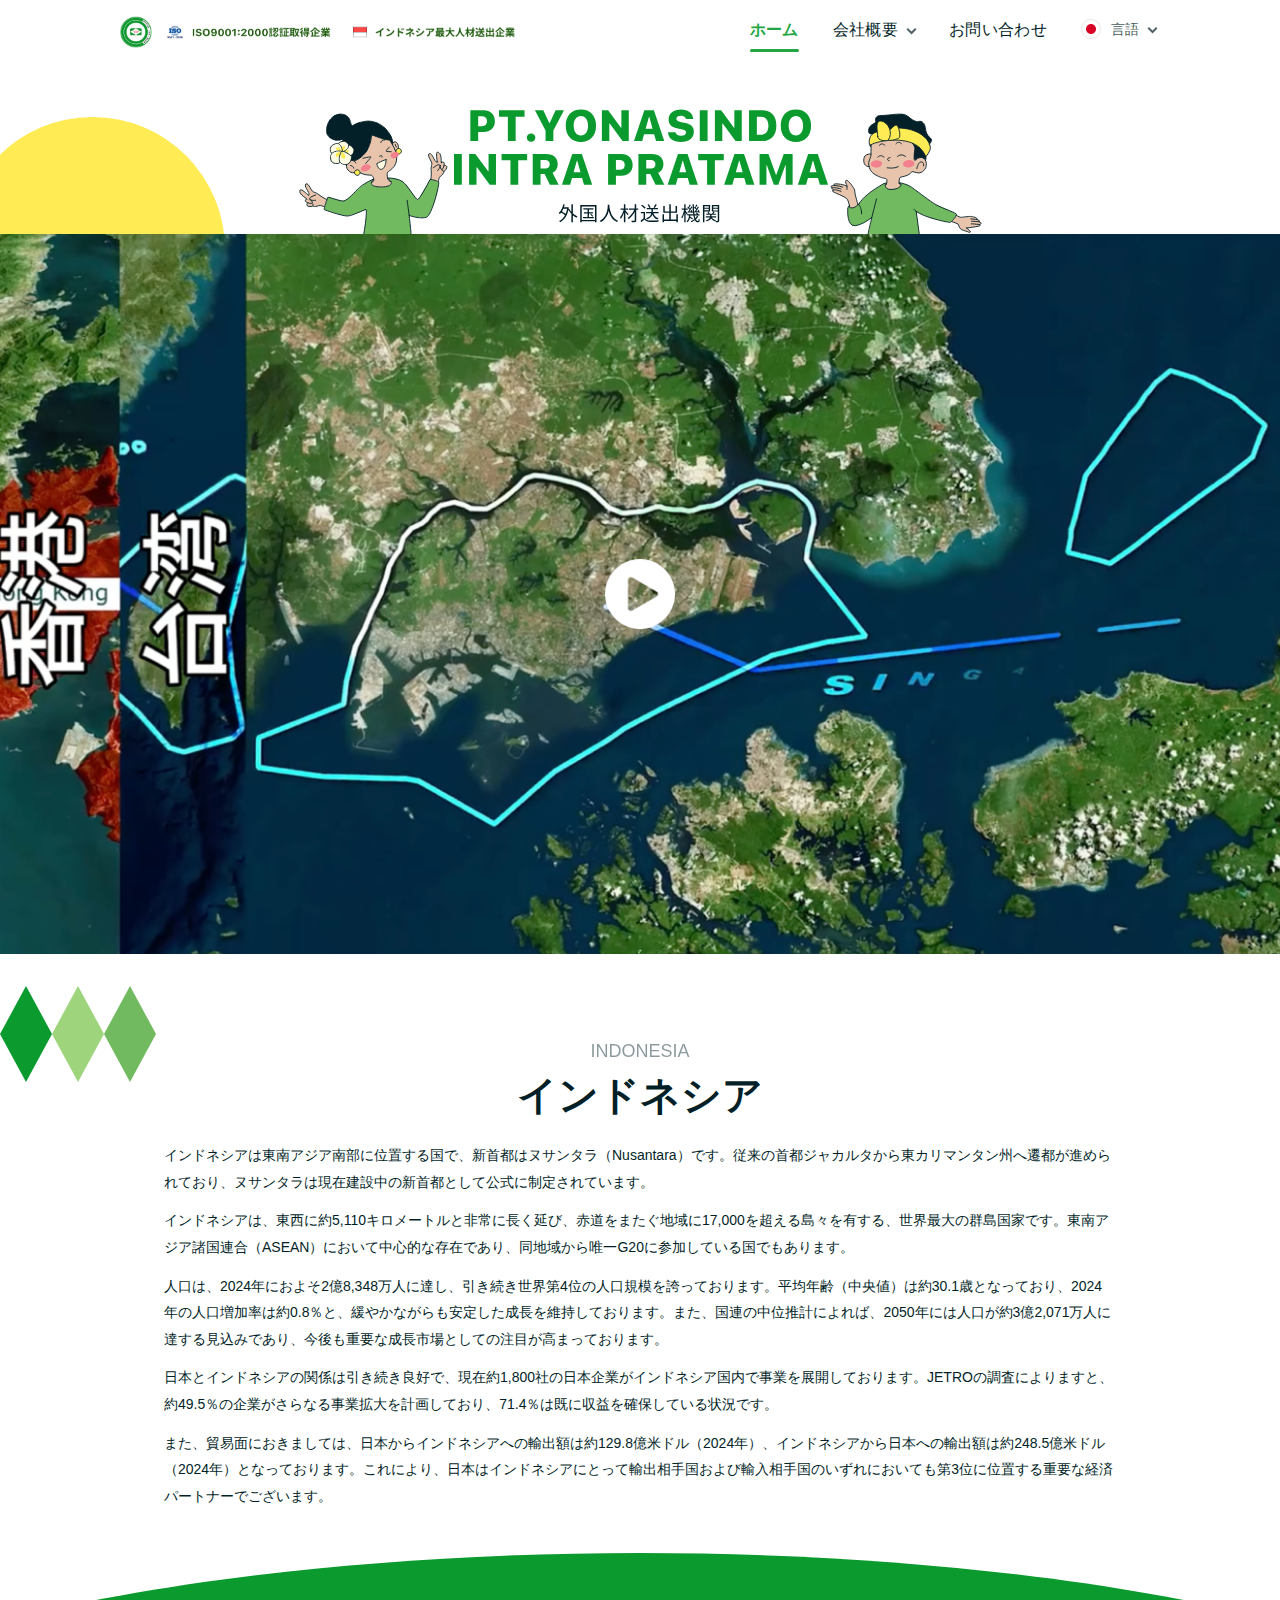
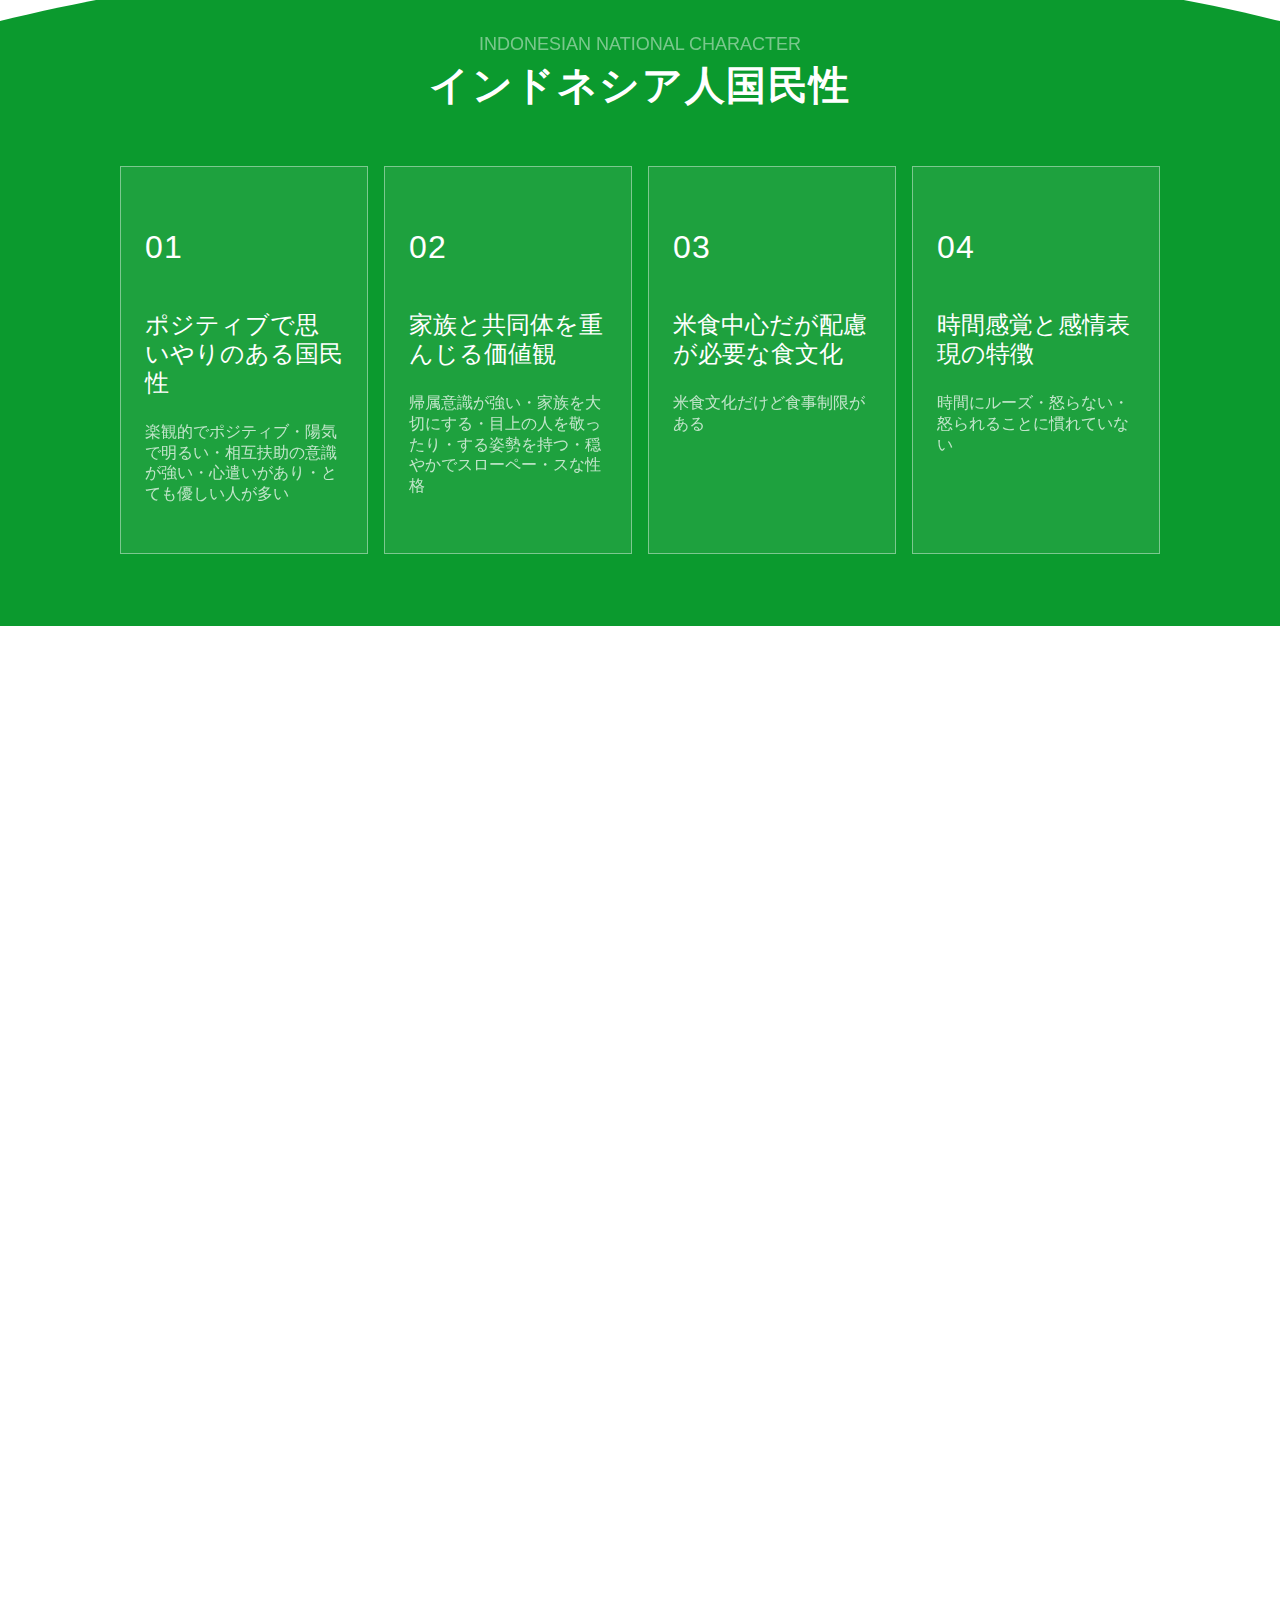
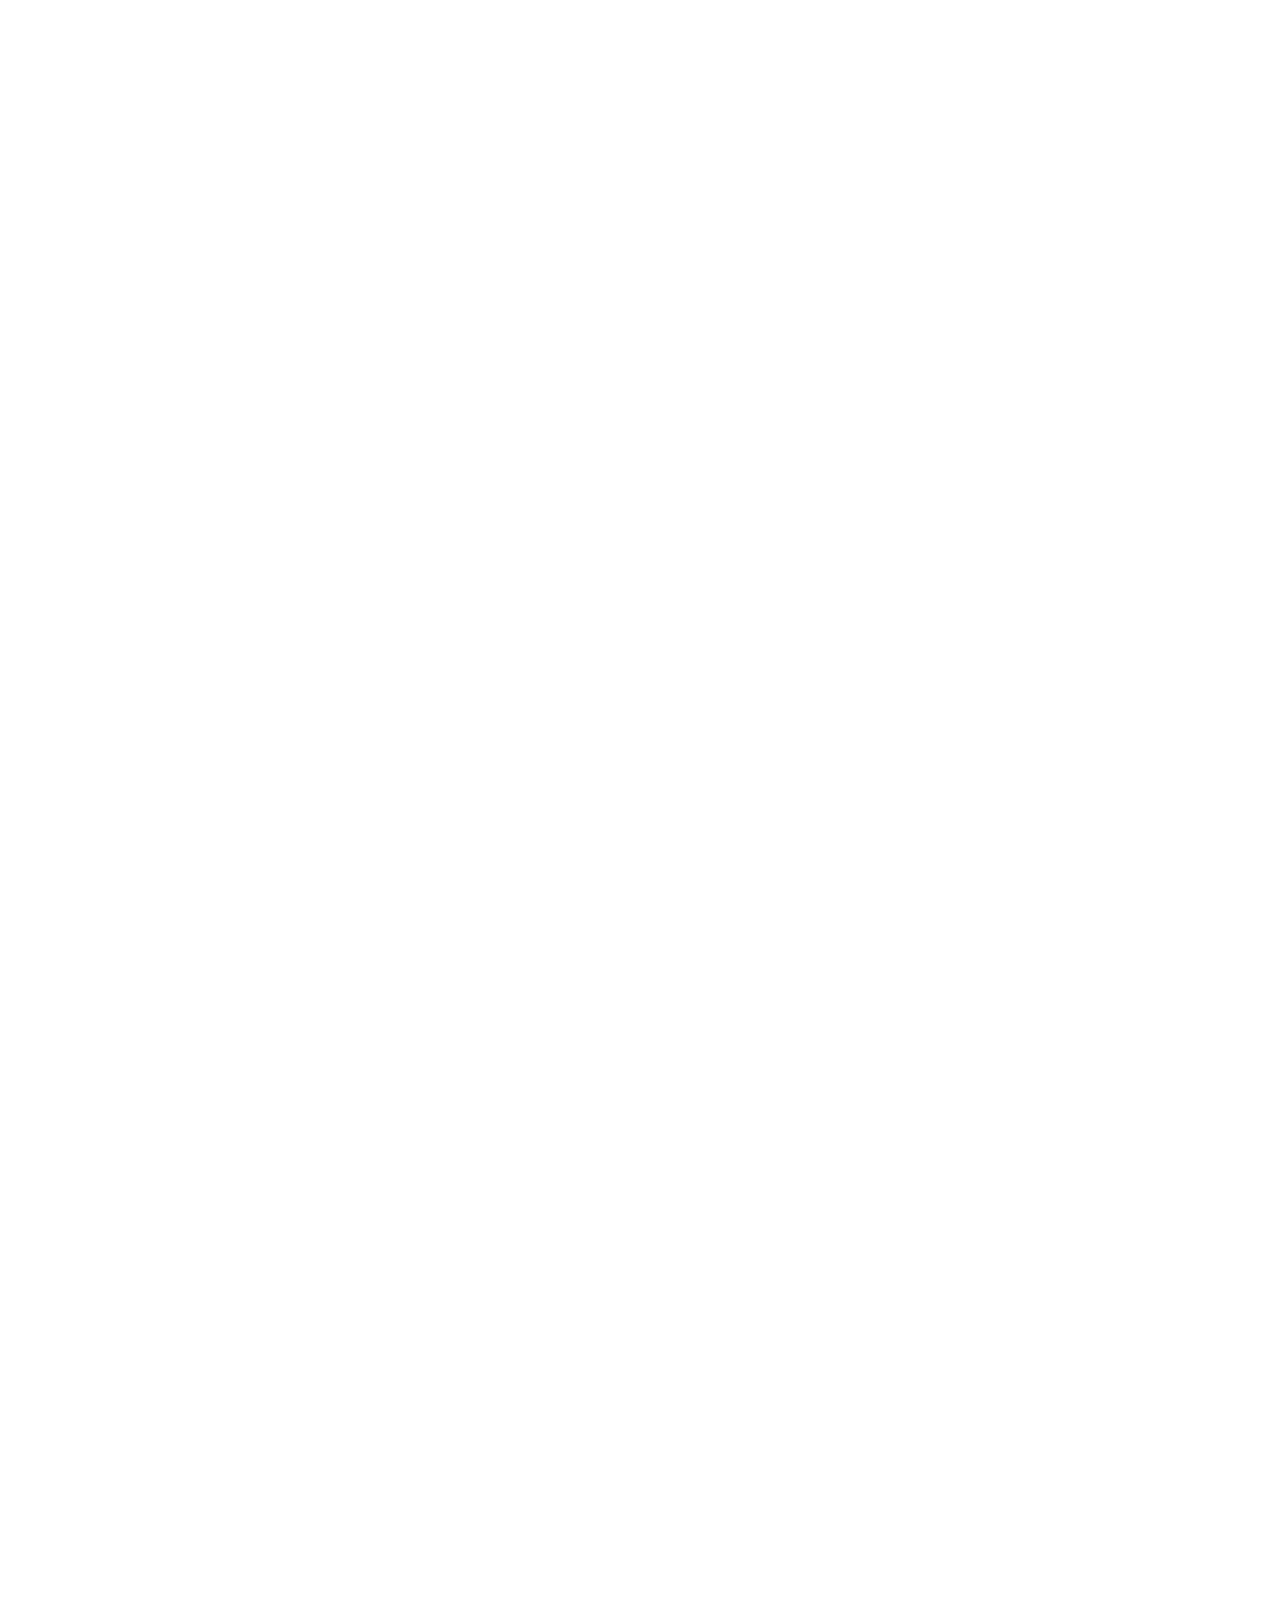
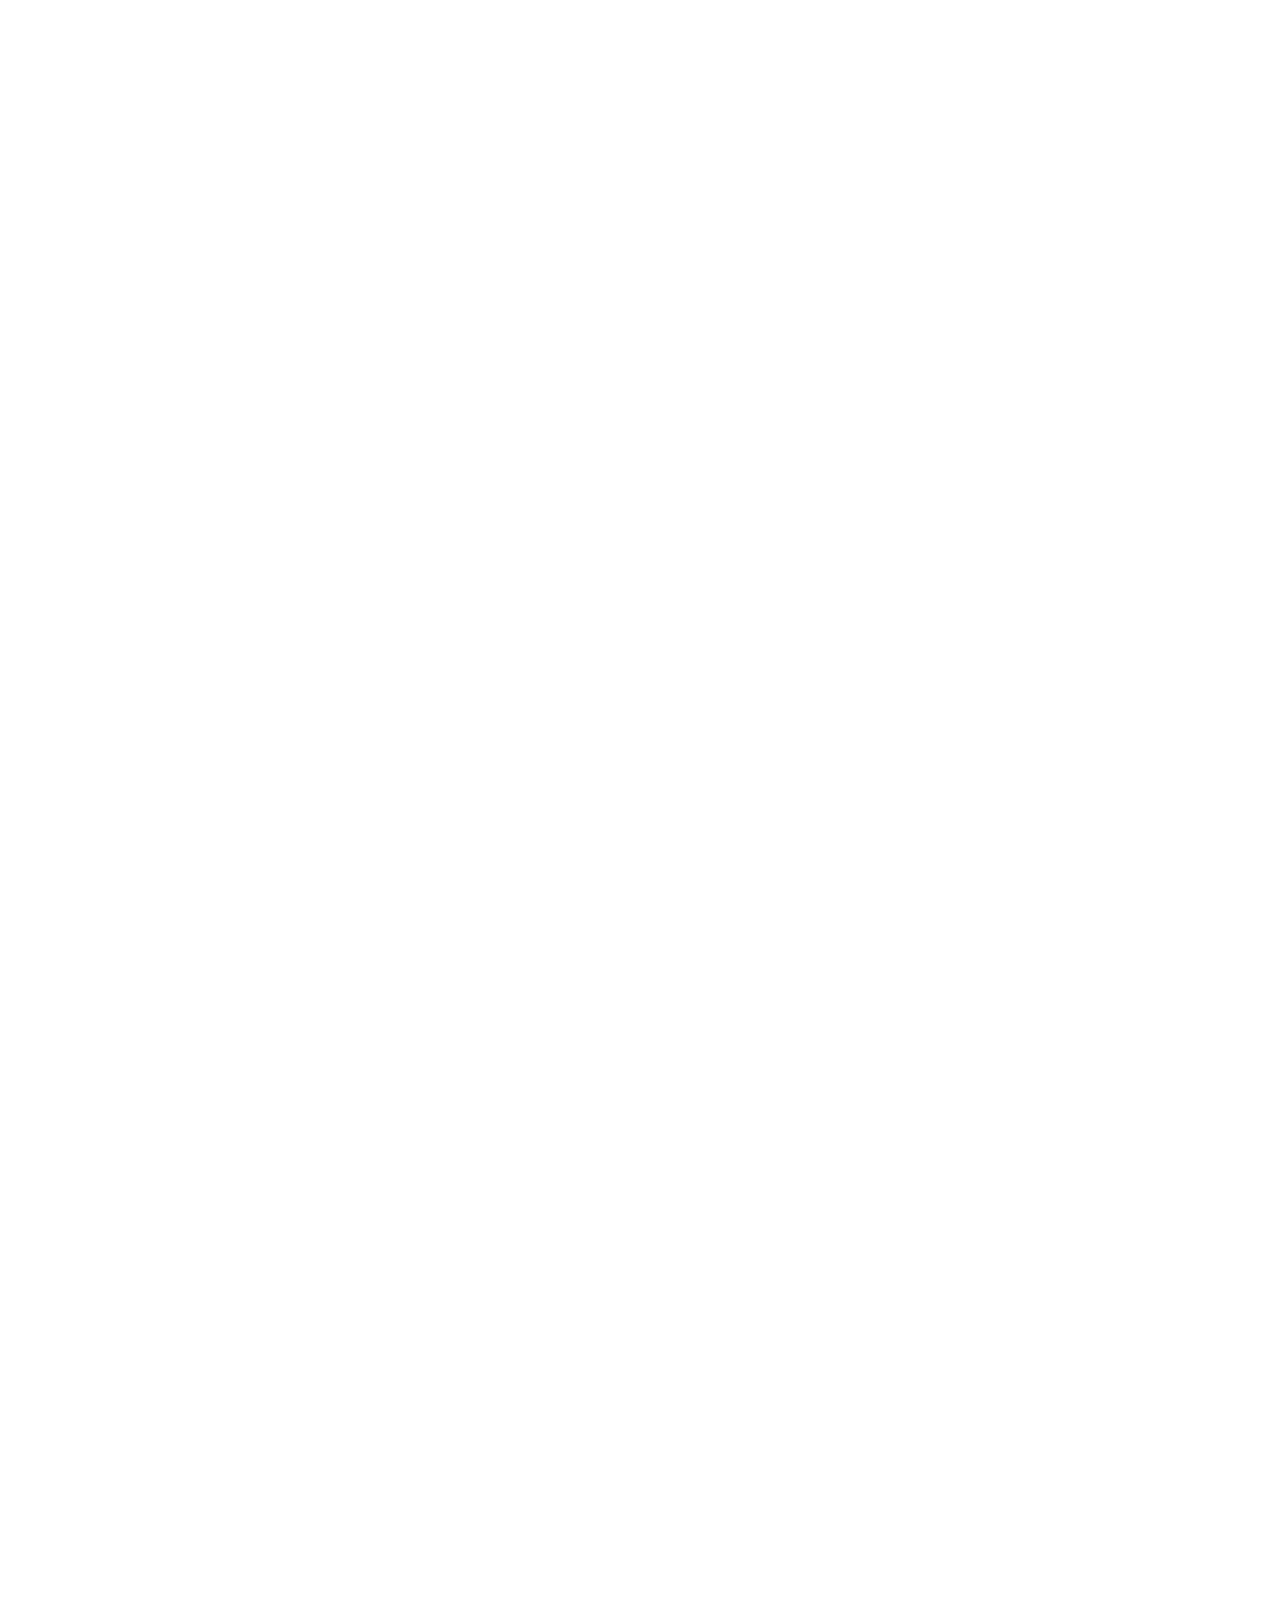
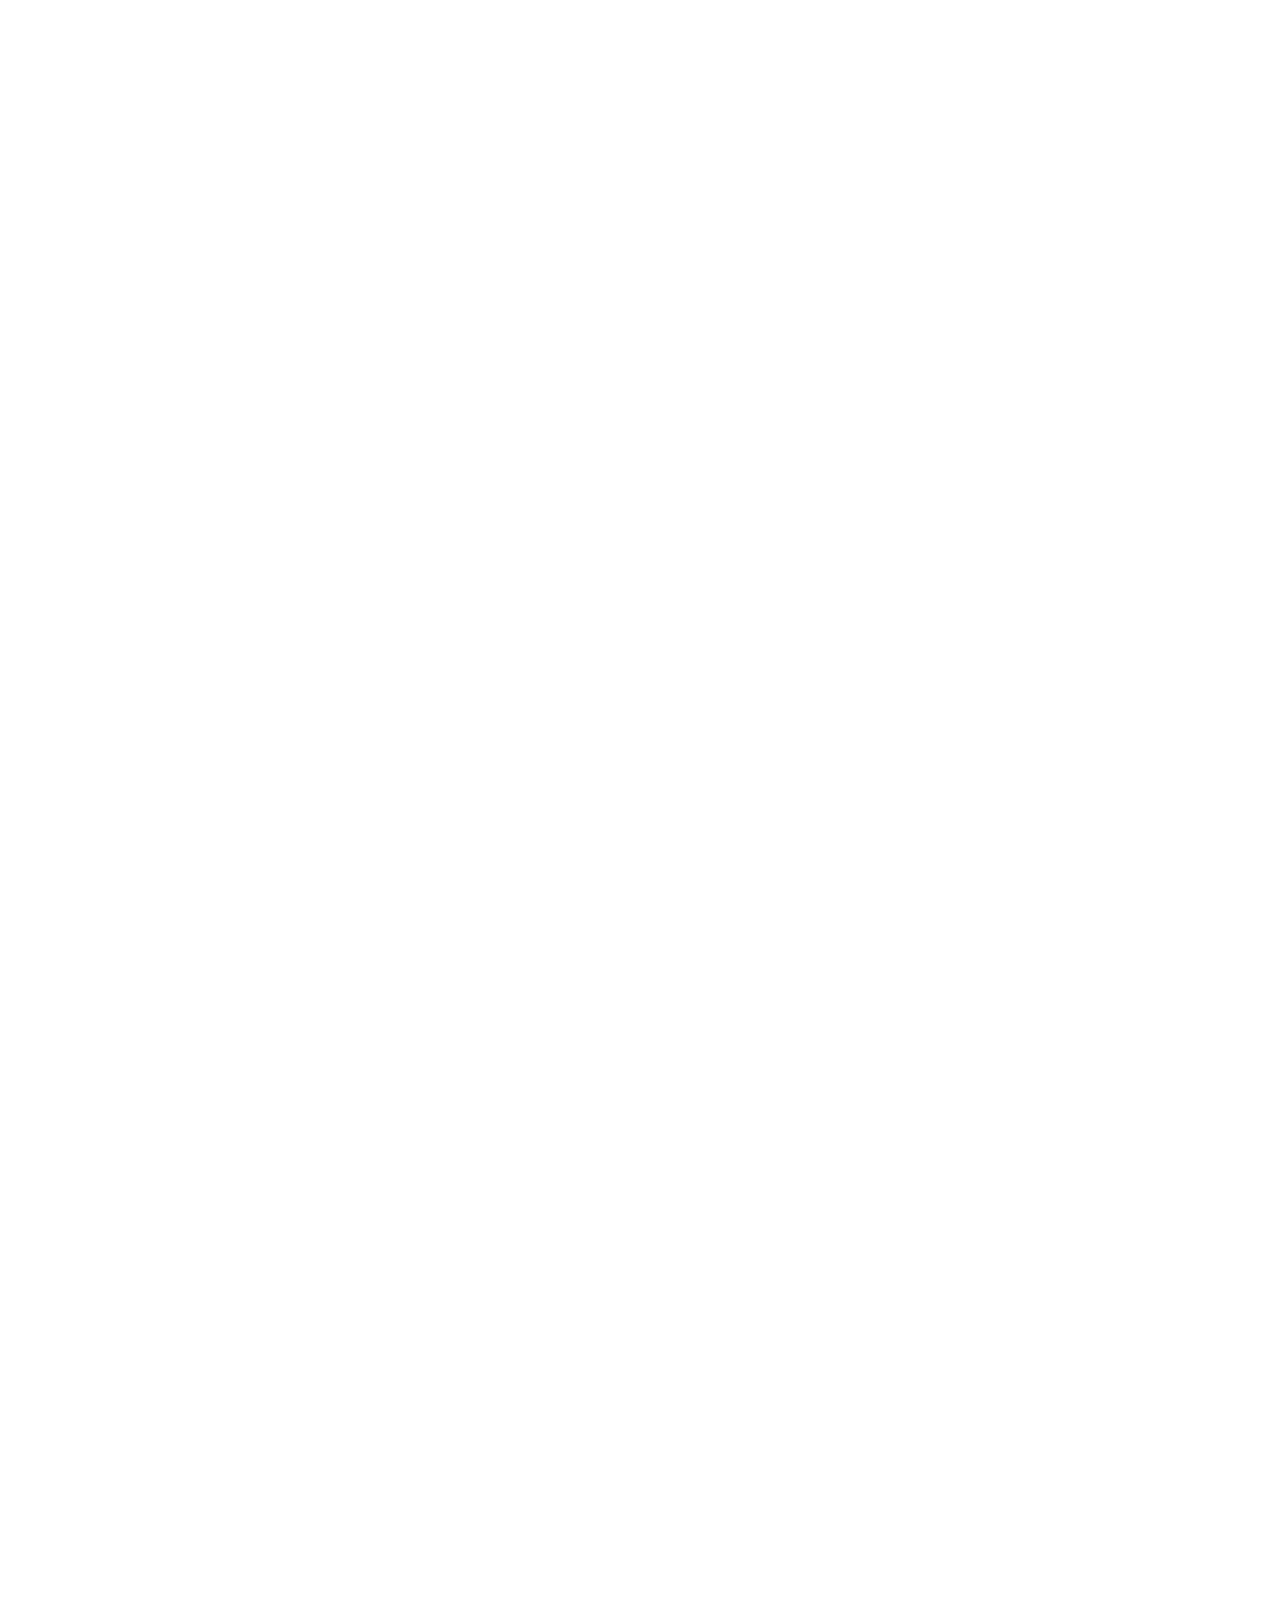
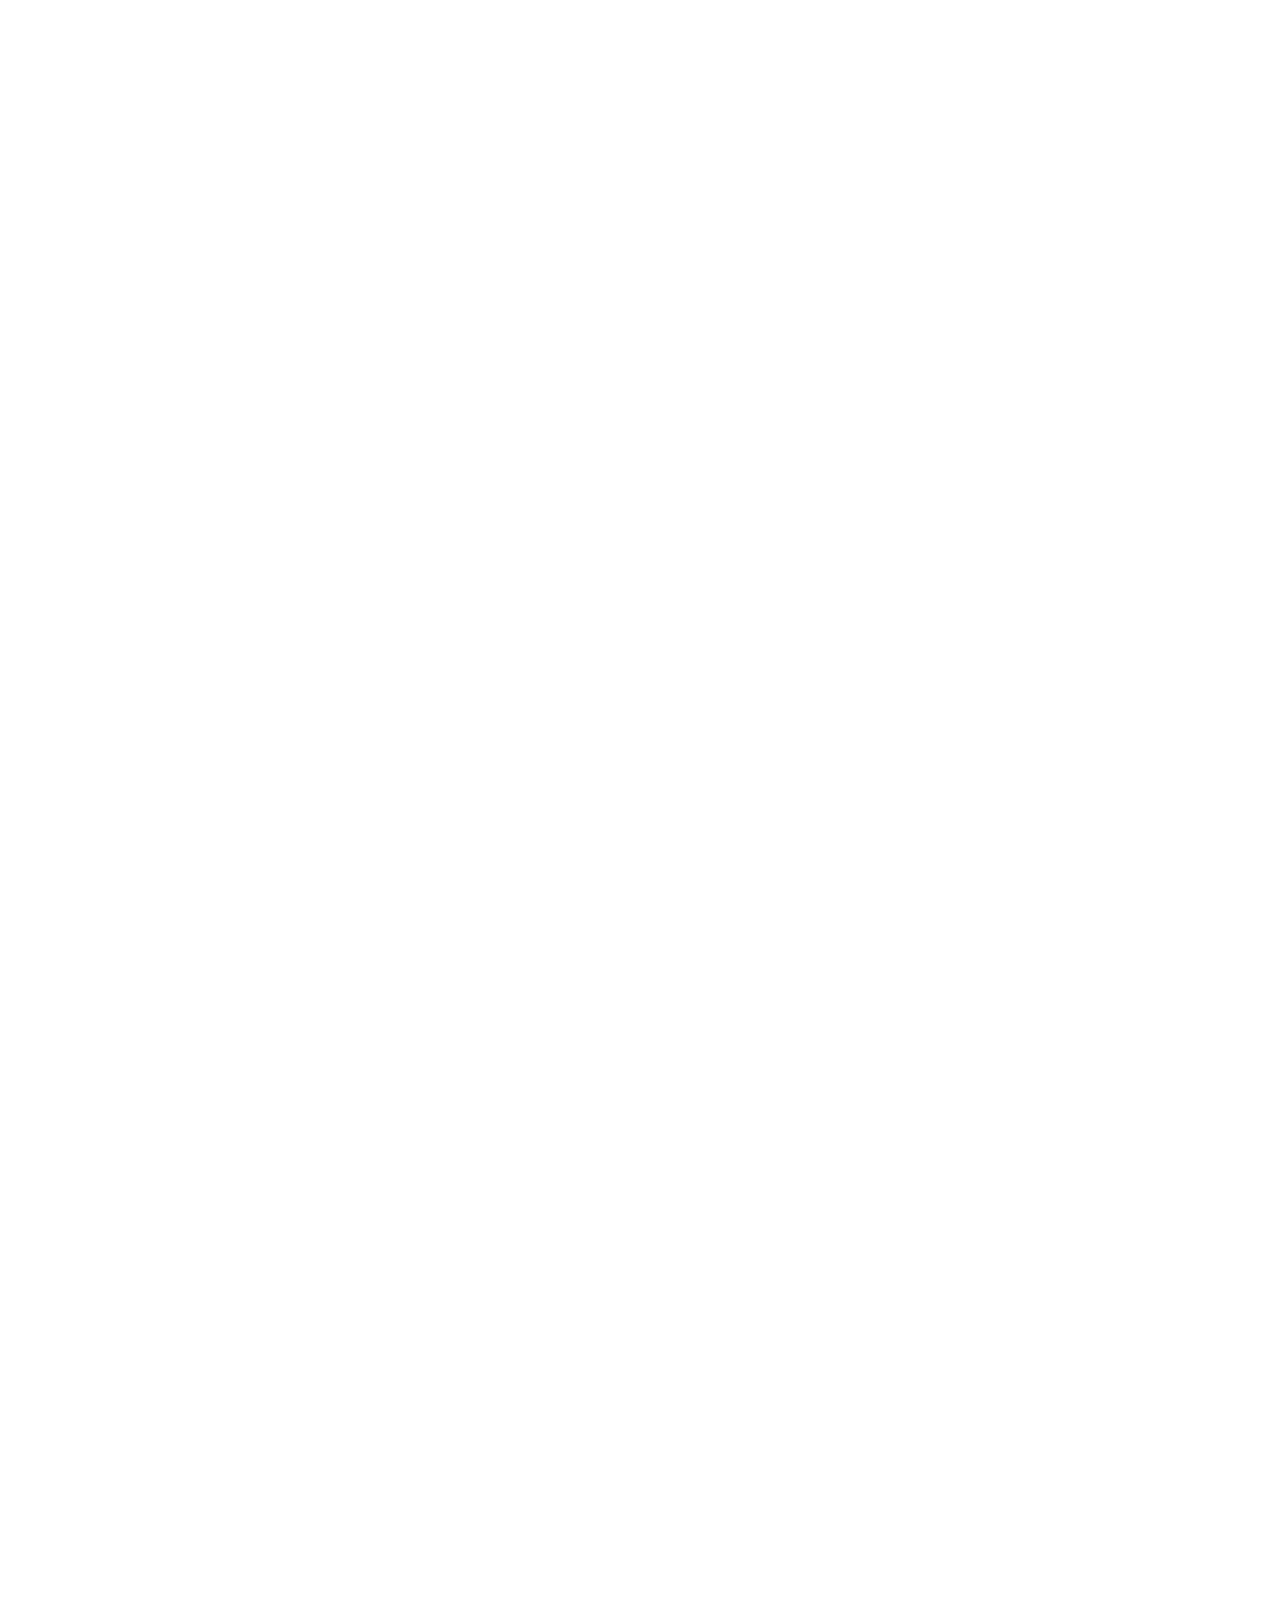
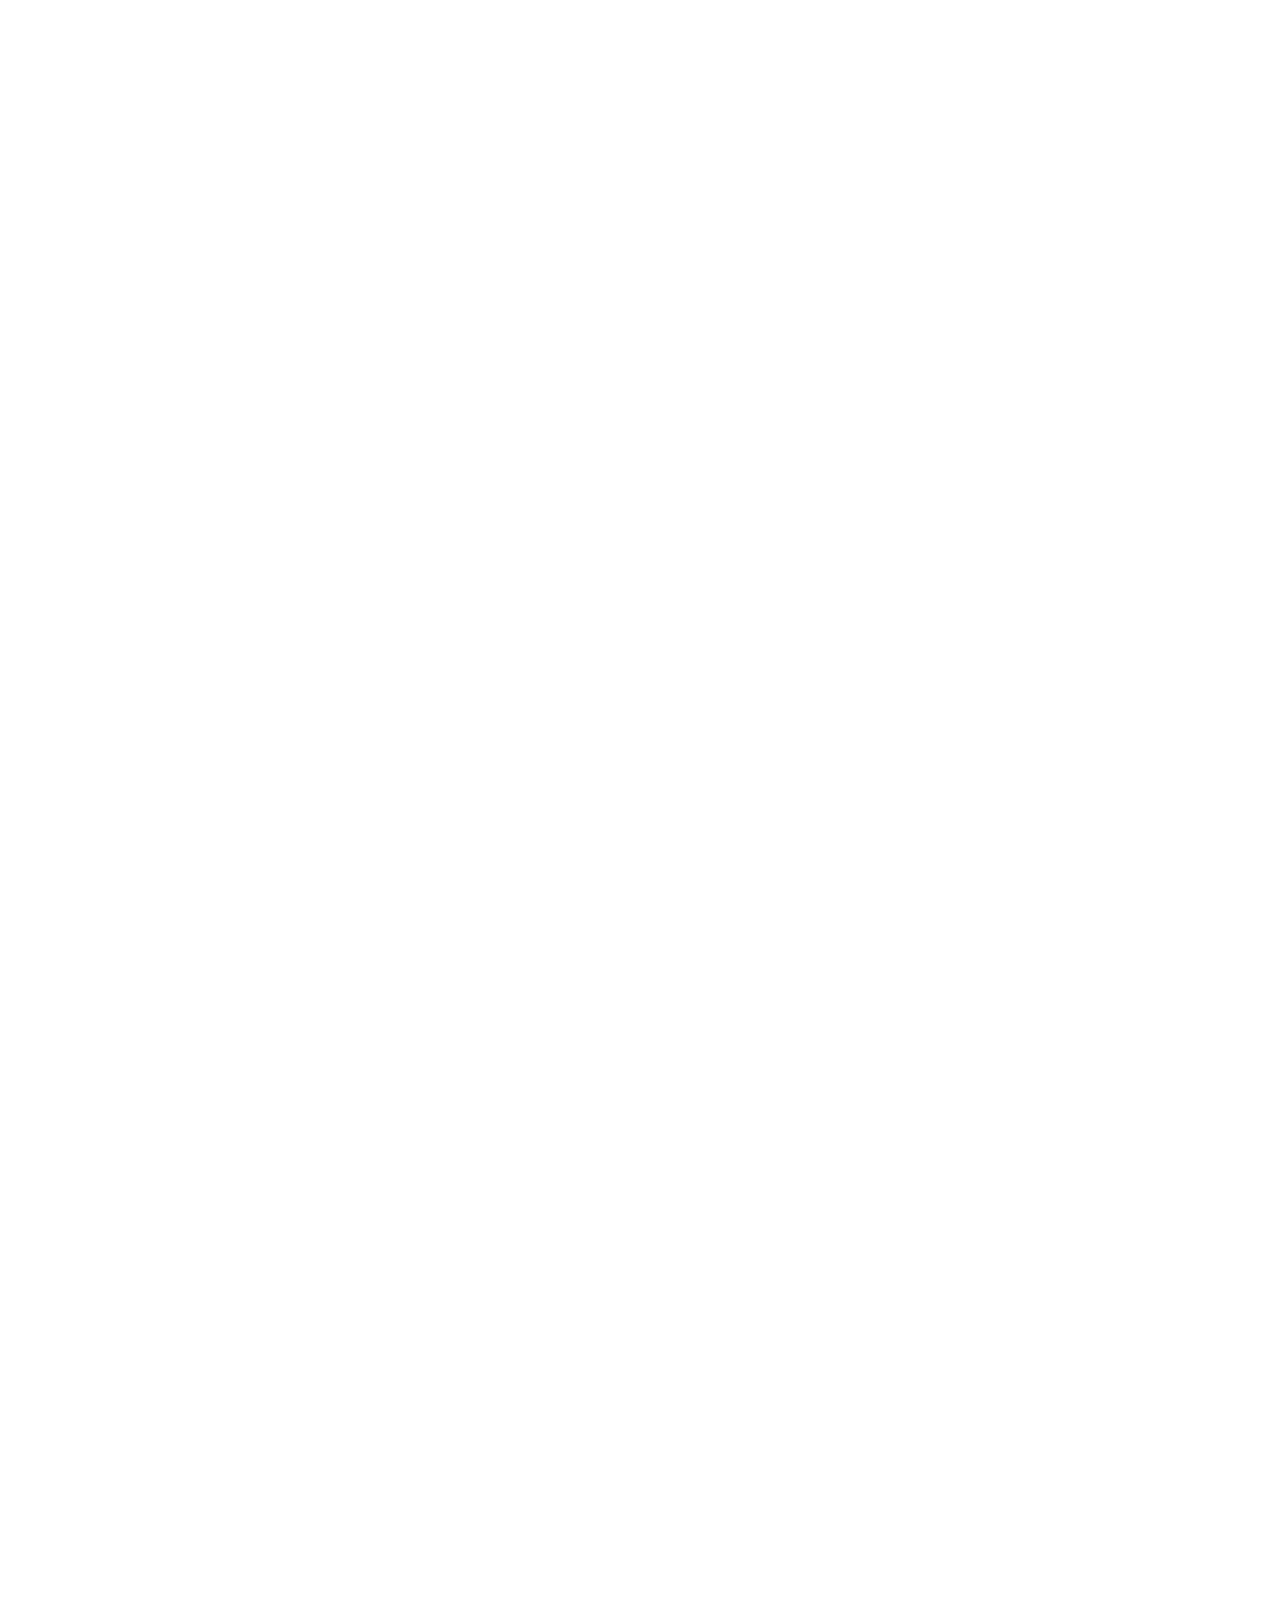
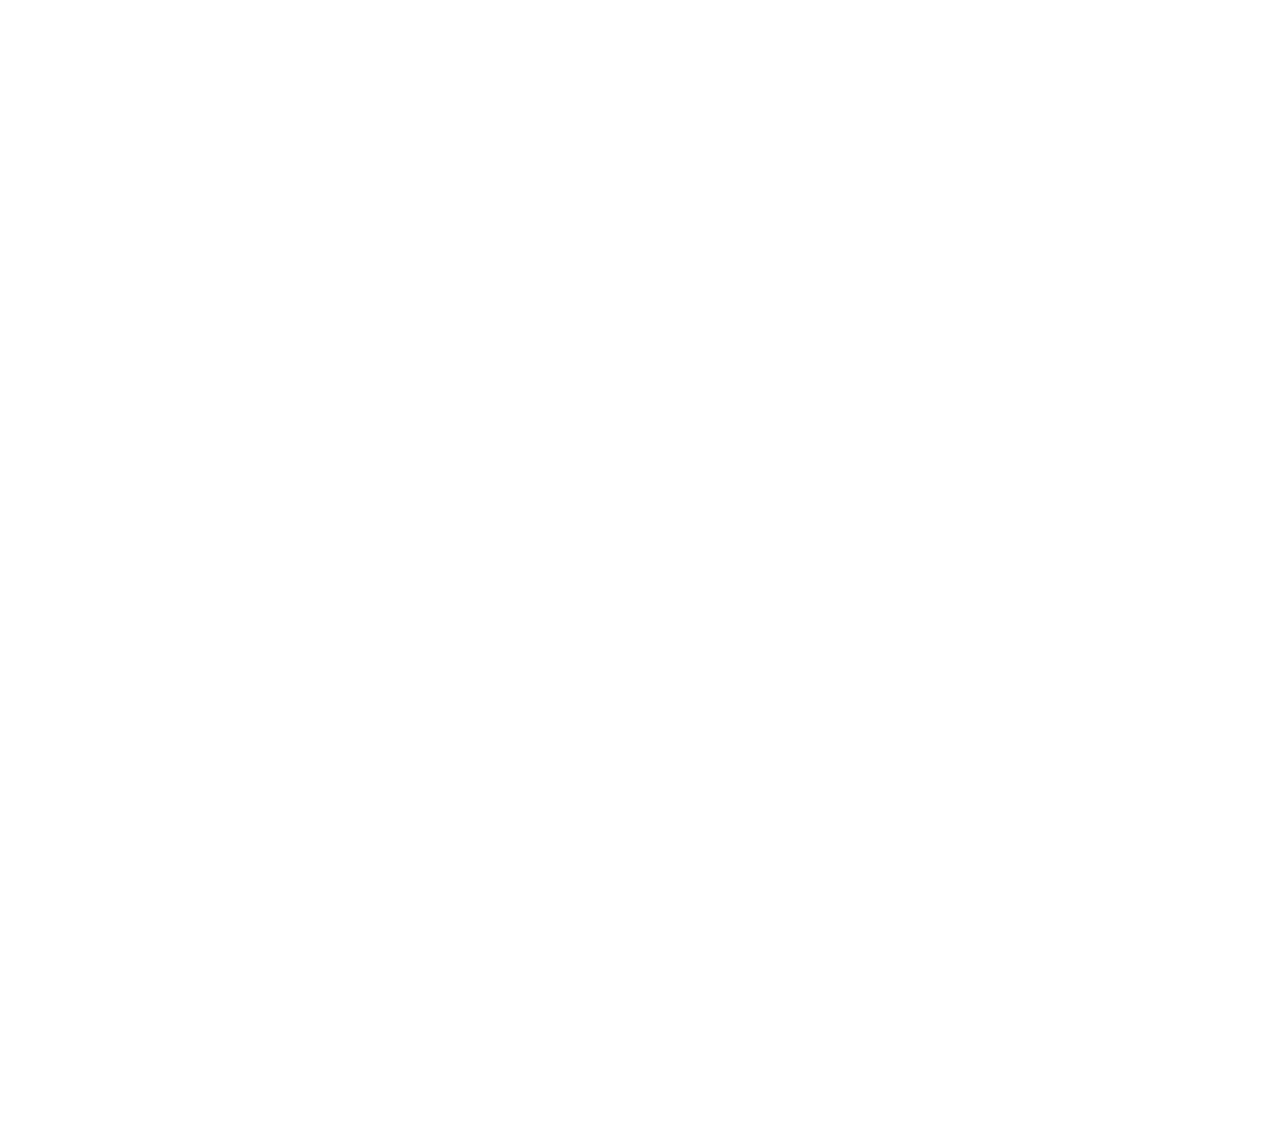
<file: lpkyonasindo-test/index.html>
<!doctype html>
<html lang="en">
  <head>
    <meta charset="UTF-8" />
    <link rel="icon" type="image/svg+xml" href="/vite.svg" />
    <meta name="viewport" content="width=device-width, initial-scale=1.0" />
    <title>lpkyonasindo-web-app</title>
    <script type="module" crossorigin src="/assets/index-DPHPNdy-.js"></script>
    <link rel="stylesheet" crossorigin href="/assets/index-B1wgLGBN.css">
  </head>
  <body>
    <div id="root"></div>
  </body>
</html>
</file>
<file: assets/index-B1wgLGBN.css>
:root{--base-green: #0b9a2e;--base-gray-50: #f9fafb;--base-cream: #fffce4;--base-mint: #f1fce5;--base-white: #ffffff;--font-main: #031f28;--font-green-dark: #225e12;--accent-yellow: #ffeb53;--accent-green: #23a643;--accent-green-soft: #72ba5f;--accent-green-200: #9ed47c;--accent-green-100: #ceeeba;--accent-red: #e22823;--accent-pink: #f2808d;--accent-peach: #e8c4ac;--accent-peach-200: #f7d9c4;--accent-sky: #b3e3ef;--grey-700: #4d4d4d;--grey-500: #afafaf;--grey-200: #e0e0e0;--bg: var(--base-white);--page-bg: var(--base-white);--surface: var(--base-white);--text: var(--font-main);--muted: rgba(3, 31, 40, .7);--line: var(--grey-200);--primary: var(--accent-green);--header-h: 64px;font-family:-apple-system,BlinkMacSystemFont,SF Pro Text,Segoe UI,Roboto,Arial,sans-serif;line-height:1.5;font-weight:400;color:var(--text);background:var(--bg);text-rendering:optimizeLegibility;-webkit-font-smoothing:antialiased;-moz-osx-font-smoothing:grayscale}*,*:before,*:after{box-sizing:border-box}html,body{height:100%}body{margin:0;min-width:320px;background:#fff}a{color:inherit;text-decoration:none}button,input{font:inherit}html{scroll-behavior:smooth}:root{--shadow: 0 18px 55px rgba(15, 23, 42, .12)}#root{min-height:100vh}.page{min-height:100vh;max-width:1440px;margin:0 auto;background:var(--page-bg)}.main{max-width:1440px;margin:0 auto;padding:0}.section{background:var(--surface);margin-top:32px;position:relative;overflow:hidden}.sectionDiamond{position:absolute;width:clamp(72px,20vw,156px);height:auto;pointer-events:none;z-index:0}.sectionTitle{margin:0 0 14px;text-align:center;font-size:36px;letter-spacing:.06em;color:var(--font-main)}.sectionBody{max-width:1000px;margin:48px auto 0;color:var(--font-main);font-size:14px;line-height:1.9;position:relative;z-index:1}.sectionBody p{margin:12px 24px;color:var(--font-main)}@media(max-width:720px){.sectionBody{margin-top:0}}.header{position:sticky;top:0;z-index:50;height:var(--header-h);background:var(--base-white);border-bottom:0}.headerInner{height:100%;display:flex;align-items:center;justify-content:space-between;gap:16px;padding:0 120px;max-width:1440px;margin:0 auto}.headerLeft{display:flex;align-items:center;gap:14px;min-width:0}.brandLogo{width:32px;height:32px;display:block}.headerBadges{display:flex;align-items:center;gap:12px;min-width:0}.badgeSvg{display:block;height:20px;width:auto;max-width:520px}.isoBadgeImg{height:14.5px}.companyBadgeImg{height:12px}.navDesktop{display:flex;align-items:center;gap:26px}.navMenu{position:relative;display:flex;align-items:center;gap:26px;padding-bottom:4px}.navItemWrap{position:relative;display:inline-flex;align-items:center}.navItem{border:0;background:transparent;padding:6px 4px;color:var(--font-main);font-weight:400;letter-spacing:.02em;cursor:pointer;position:relative;display:inline-flex;align-items:center;gap:10px;transition:color .22s ease}.navItemLabel{font-size:16px;font-weight:400}.navCaret{width:7px;height:7px;border-right:2px solid rgba(3,31,40,.7);border-bottom:2px solid rgba(3,31,40,.7);transform:rotate(45deg);margin-top:-2px;transition:border-color .22s ease,transform .22s ease}.navItem.active{color:var(--accent-green)}.navItem.active .navItemLabel{font-weight:800}.navItem.active .navCaret{border-right-color:var(--accent-green);border-bottom-color:var(--accent-green)}.navItem.open .navCaret{transform:rotate(-135deg)}.companyDropdown{position:absolute;top:calc(100% + 12px);left:-10px;width:212px;background:var(--base-white);border:1px solid var(--grey-200);border-radius:4px;box-shadow:0 16px 48px #00000038;padding:4px;z-index:80}.companyItem{width:100%;border:0;background:transparent;text-align:left;padding:8px 16px;border-radius:0;cursor:pointer;font-size:15px;font-weight:400;color:var(--font-main)}.companyItem:hover{background:var(--base-gray-50)}.companyItem.active{background:var(--base-mint);color:var(--font-green-dark);font-weight:800}.navIndicator{position:absolute;left:0;bottom:0;height:3px;border-radius:99px;background:var(--accent-green);transform:translate(0);transition:transform .26s ease,width .26s ease,opacity .18s ease}.langWrap{position:relative;padding-bottom:6px}.langBtn{border:0;background:transparent;border-radius:12px;padding:6px 4px;display:flex;align-items:center;gap:10px;cursor:pointer}.langBtnLabel{color:#031f28c7;font-size:14px;font-weight:400}.langMenu.dropdownMenu{width:160px}.langBtn.open .navCaret{transform:rotate(-135deg)}.langIcon{width:20px;height:20px;display:block}.langMenu{position:absolute;right:0;top:calc(100% + 12px)}.mobileRight{display:none;align-items:center;gap:12px}.mobileLangWrap{position:relative;display:inline-flex;align-items:center}.mobileLangBtn{border:0;background:transparent;width:36px;height:36px;display:inline-flex;align-items:center;justify-content:center;line-height:0;padding:0;cursor:pointer}.mobileLangIcon{width:20px;height:20px;display:block}.mobileLangMenu{position:absolute;right:0;top:calc(100% + 12px);width:160px}.mobileLangPanel{position:fixed;left:0;right:0;top:var(--header-h);bottom:0;background:#fff;border-top:1px solid rgba(3,31,40,.08);overflow-y:auto;z-index:70}.mobileLangPanelTitle{padding:14px 18px 10px;font-size:14px;font-weight:800;color:#031f28b3}.mobileLangPanelList{border-top:1px solid rgba(3,31,40,.08)}.mobileLangRow{width:100%;border:0;background:transparent;padding:16px 18px;display:flex;align-items:center;justify-content:space-between;cursor:pointer}.mobileLangRowLeft{display:inline-flex;align-items:center;gap:12px;min-width:0}.mobileLangRowIcon{width:28px;height:28px;display:block;flex:0 0 auto}.mobileLangRowLabel{font-size:16px;font-weight:600;color:var(--font-main);white-space:nowrap;overflow:hidden;text-overflow:ellipsis}.mobileLangRow.active{background:#23a6431f}.mobileLangRow:disabled,.mobileLangRow.disabled{opacity:.45;cursor:not-allowed}.mobileLangRowCheck{width:18px;height:18px;flex:0 0 auto;opacity:0}.mobileLangRowCheck.show{opacity:1}.mobileLangRowCheck.show:before{content:"";display:block;width:9px;height:5px;border-left:2px solid #23a643;border-bottom:2px solid #23a643;transform:rotate(-45deg);margin:5px 0 0 4px}.dropdownMenu{width:212px;background:var(--base-white);border:1px solid var(--grey-200);border-radius:4px;box-shadow:0 16px 48px #00000038;padding:4px;z-index:80}.dropdownItem{width:100%;border:0;background:transparent;text-align:left;padding:8px 16px;border-radius:0;cursor:pointer;font-size:15px;font-weight:400;color:var(--font-main);display:flex;align-items:center;gap:12px}.dropdownItem:hover{background:var(--base-gray-50)}.dropdownItem:disabled,.dropdownItem.disabled{opacity:.45;cursor:not-allowed}.dropdownItem:disabled:hover,.dropdownItem.disabled:hover{background:transparent}.dropdownItem.active{background:var(--base-mint);color:var(--font-green-dark);font-weight:800}.hamburger{display:none;border:0;background:transparent;width:36px;height:36px;padding:0;border-radius:0;align-items:center;justify-content:center;cursor:pointer}.hamburgerIcon{width:24px;height:24px;display:block}.mobilePanel{position:fixed;left:0;right:0;top:var(--header-h);bottom:0;background:#fff;border-top:1px solid rgba(3,31,40,.08);overflow-y:auto}.mobileMenuList{padding:10px 0 24px}.mobileSubList{padding:0 0 8px}.mobileRow{width:100%;border:0;background:transparent;padding:18px 24px;display:flex;align-items:center;justify-content:space-between;gap:12px;cursor:pointer;text-align:left}.mobileRowPrimary{font-size:20px;font-weight:800;color:var(--font-main);border-bottom:1px solid rgba(3,31,40,.08)}.mobileRowSub{font-size:16px;font-weight:400;color:#031f2873;padding-top:14px;padding-bottom:14px}.mobileRowLabel{display:inline-block}.mobileRowChevron{width:9px;height:9px;border-top:2px solid rgba(3,31,40,.55);border-right:2px solid rgba(3,31,40,.55);transform:rotate(45deg)}@media(max-width:900px){.navDesktop{display:none}.hamburger{display:inline-flex}.mobileRight{display:inline-flex;align-items:center;justify-content:center}.headerInner{padding:0 18px}.brandLogo{width:36px;height:36px}.headerBadges{flex-direction:column;align-items:flex-start;gap:4px}}.hero.heroNew{position:relative;background:var(--base-white);width:100%;padding:40px 0 0;overflow:hidden}.heroBgCircle{position:absolute;top:53px;left:0;width:225px;height:auto;pointer-events:none;z-index:0}.heroTop{position:relative;z-index:1;display:grid;place-items:center}.heroTopLogo{width:min(90vw,760px);display:flex;align-items:flex-end;justify-content:center;flex-wrap:nowrap}.heroTopLogoGirl,.heroTopLogoBoy{width:auto;flex:0 0 auto;display:block}.heroTopLogoGirl{width:20%;margin-right:0}.heroTopLogoBoy{width:20%;margin-left:0}.heroTopLogoTitle{width:50%;flex:0 1 auto;display:block;margin-bottom:10px}.heroVideoWrap{position:relative;z-index:1;padding-left:0;padding-right:0}.heroVideoWrap .heroVideoInner{width:100%;aspect-ratio:16 / 9;border-radius:0;overflow:hidden;background:#000}.heroPosterBtn{width:100%;height:100%;border:0;padding:0;margin:0;background:transparent;cursor:pointer;display:block}.heroPoster{width:100%;height:100%;object-fit:cover;display:block}.heroIframe{width:100%;height:100%;border:0;display:block}@media(max-width:720px){.hero.heroNew{width:100%;padding:25px 0 0;margin-left:0;margin-right:0}.heroVideoWrap{padding-left:0;padding-right:0}.heroBgCircle{top:35px;left:-20px;width:70px}}.pageTitle{text-align:center;padding:0 0 14px}.pageTitle--left{text-align:left}.pageTitleEn{font-weight:400;font-size:18px;color:var(--font-main);opacity:.45;white-space:pre-line}.pageTitleJp{margin-top:6px;font-weight:700;font-size:40px;line-height:1.05;color:var(--font-main)}@media(max-width:720px){.pageTitleEn{font-size:14px}.pageTitleJp{font-size:24px}}.nationalitySection{position:relative;margin-top:32px;padding:78px 120px 72px;overflow:hidden}.nationalityBg{position:absolute;inset:0;z-index:0;display:flex;flex-direction:column;pointer-events:none}.nationalityBgArc{width:100%;aspect-ratio:1440 / 603;background-image:url("data:image/svg+xml,%3csvg%20width='1440'%20height='603'%20viewBox='0%200%201440%20603'%20fill='none'%20xmlns='http://www.w3.org/2000/svg'%3e%3cpath%20d='M720%200C995.964%200%201247.97%2028.9314%201440%2076.6279V603H0V76.6279C192.026%2028.9314%20444.036%200%20720%200Z'%20fill='%230B9A2E'/%3e%3c/svg%3e");background-repeat:no-repeat;background-position:top center;background-size:100% 100%}.nationalityBgFill{flex:1 1 auto;background:#0b9a2e;margin-top:-2px}.nationalityInner{position:relative;z-index:1;max-width:1200px;margin:0 auto}.nationalityTitle{margin-bottom:46px}.nationalityTitle .pageTitleEn{color:#fff}.nationalityTitle .pageTitleJp{color:#fff;font-weight:800;letter-spacing:.04em}.nationalityGrid{display:grid;grid-template-columns:repeat(4,1fr);gap:16px}.nationalityCard{background:#ffffff14;border:1px solid rgba(255,255,255,.42);padding:56px 24px 48px;min-height:auto}.nationalityNo{color:#fff;font-size:32px;font-weight:400;letter-spacing:.04em;margin-bottom:40px}.nationalityCardTitle{color:#fff;font-size:24px;font-weight:400;line-height:1.2;margin-bottom:24px}.nationalityCardBody{color:#ffffffe6;opacity:.8;font-size:16px;line-height:1.3}@media(max-width:900px){.nationalitySection{padding:72px 24px}.nationalityGrid{grid-template-columns:repeat(2,1fr)}.nationalityTitle{margin-bottom:12px}.nationalityNo{font-size:24px}.nationalityCardTitle{font-size:16px}.nationalitySection{padding:24px 12px}.nationalityGrid{grid-template-columns:repeat(2,1fr);gap:12px}.nationalityCard{padding:24px 12px;min-height:auto}.nationalityNo{margin-bottom:46px}}.ceoIntroSection{background:#fff;padding:48px 120px 0}.ceoIntroInner{max-width:1200px;margin:0 auto;display:grid;grid-template-columns:1fr 1fr;grid-template-rows:auto 1fr;grid-template-areas:"title ." "body right";gap:32px;align-items:start}.ceoIntroTitleWrap{grid-area:title}.ceoIntroBody{grid-area:body}.ceoIntroBody{color:var(--font-main);font-size:14px;line-height:1.5;font-weight:300;max-width:640px}.ceoIntroBody p{margin:0 0 18px}.ceoIntroDiamond{position:absolute;left:0;bottom:0;width:156px;height:auto;display:block;z-index:1;pointer-events:none}.ceoIntroRight{grid-area:right;display:flex;justify-content:flex-end;align-self:end;transform:translateY(-80px)}.ceoIntroVisual{position:relative;width:min(617px,100%);aspect-ratio:617 / 583}.ceoIntroBg{width:100%;height:100%;display:block}.ceoIntroPhoto{position:absolute;right:6%;bottom:0;width:52%;height:auto;display:block}@media(max-width:900px){.ceoIntroSection{padding:72px 24px 0}.ceoIntroInner{grid-template-columns:1fr;grid-template-rows:auto auto;grid-template-areas:"top" "body";gap:24px}.ceoIntroTitleWrap{grid-area:top;justify-self:start;align-self:start;z-index:2}.ceoIntroRight{grid-area:top;justify-content:flex-end;justify-self:end;align-self:end;z-index:1;transform:none}.ceoIntroDiamond{width:118px}.ceoIntroTitleWrap{width:220px}.ceoIntroSection{padding:30px 24px 0}.ceoIntroPhoto{right:1%}.ceoIntroBody{font-size:15px}}.historySection{background:#f9fafb;--history-bg: #F9FAFB}.historyInner{max-width:1200px;margin:0 auto;padding:48px 100px 64px}.historyTitle{margin-bottom:14px}.historyTitle .pageTitleEn{text-transform:uppercase}.historyRanges{display:grid;gap:72px}.historyRangeLabel{display:flex;align-items:center;gap:10px;font-size:40px;font-weight:600;color:var(--font-main);margin:0 0 22px}.historyRangeLabel.isLight{opacity:.55}.historyRangeIcon{width:28px;height:auto;display:block}.historyGrid{display:grid;grid-template-columns:1fr 1fr;gap:56px}.historyCol{position:relative;--history-year-w: 70px;--history-col-gap: 14px;--history-dot-col-w: 18px;--history-dot-size: 12px;--history-item-gap: 26px;--history-line-w: 2px;--history-dot-y: 0px}.historyCol:before{content:"";position:absolute;left:calc(var(--history-year-w) + var(--history-col-gap) + (var(--history-dot-col-w) / 2) - (var(--history-line-w) / 2));top:0;bottom:0;width:var(--history-line-w);background:#0b9a2e3d;pointer-events:none;z-index:0}.historyItem{display:grid;grid-template-columns:70px 18px 1fr;column-gap:14px;align-items:center;margin:0 0 26px;position:relative}.historyItem:last-child{margin-bottom:0}.historyItem:first-child:before{content:"";position:absolute;left:calc(var(--history-year-w) + var(--history-col-gap) + (var(--history-dot-col-w) / 2) - (var(--history-line-w) / 2));width:var(--history-line-w);background:var(--history-bg);pointer-events:none;z-index:1}.historyItem:last-child:before{content:"";position:absolute;left:calc(var(--history-year-w) + var(--history-col-gap) + (var(--history-dot-col-w) / 2) - (var(--history-line-w) / 2));width:var(--history-line-w);height:100%;background:var(--history-bg);pointer-events:none;z-index:1}.historyItem:first-child:before{top:0;bottom:calc(50% - var(--history-dot-y))}.historyItem:last-child:before{top:calc(50% + var(--history-dot-y));bottom:0}.historyYear{font-size:26px;font-weight:600;text-align:end;color:var(--font-main)}.historyDot{width:var(--history-dot-size);height:var(--history-dot-size);border-radius:50%;background:var(--base-green);justify-self:center;transform:translateY(var(--history-dot-y));position:relative;z-index:2}.historyText{font-size:16px;line-height:1.5;color:#031f28db;letter-spacing:.02em}.historyNum{font-size:16px;font-weight:800;letter-spacing:.02em}.historyTextLine{white-space:pre-line}.historyCerts{position:relative;overflow:hidden;padding:96px 0 118px}.historyCertsBg{position:absolute;inset:0;width:100%;height:100%;background-color:var(--base-mint);background-image:radial-gradient(circle at 0px 25px,var(--accent-green-100) 0 90px,transparent 90px),radial-gradient(circle at calc(100% + 30px) 10%,var(--accent-green-100) 0 160px,transparent 160px),radial-gradient(circle at 15% calc(100% + 40px),var(--accent-green-100) 0 180px,transparent 180px);z-index:0;pointer-events:none}.historyCertsInner{position:relative;z-index:1;max-width:1200px;margin:0 auto;padding:0 120px}.historyCertsGrid{display:grid;grid-template-columns:1fr 1fr;gap:60px;justify-items:stretch;align-items:start}.historyCert{margin:0;display:grid;justify-items:center;gap:14px}.historyCertsGrid>.historyCert:first-child{justify-self:end}.historyCertsGrid>.historyCert:last-child{justify-self:start}.historyCertImg,.historyCertImg2{width:min(420px,100%);height:auto;display:block}.historyCertCaption{font-size:16px;color:var(--font-main)}@media(max-width:900px){.historyInner{padding:48px 24px 56px}.historyGrid{gap:34px}.historyCertsInner{padding:0 24px}.historyRanges{gap:30px}.historyInner{padding:24px 18px 40px}.historyGrid{margin-left:28px;grid-template-columns:1fr;gap:26px}.historyText{font-size:14px;letter-spacing:.01em}.historyRangeLabel{font-size:28px}.historyCol{padding-left:0}.historyItem{grid-template-columns:64px 18px 1fr;margin-bottom:22px}.historyCol{--history-year-w: 64px;--history-item-gap: 22px}.historyCerts{padding:74px 0 26px}.historyCertsGrid{grid-template-columns:1fr;gap:34px;justify-items:center}.historyCertsGrid>.historyCert:first-child,.historyCertsGrid>.historyCert:last-child{justify-self:center}.historyCertImg{width:min(140px,100%)}.historyCertImg2{width:min(290px,100%)}.historyCertsBg{background-image:radial-gradient(circle at 0px 25px,var(--accent-green-100) 0 90px,transparent 90px),radial-gradient(circle at calc(100% + 60px) 180px,var(--accent-green-100) 0 120px,transparent 120px),radial-gradient(circle at 0px 60%,var(--accent-green-100) 0 130px,transparent 130px)}}.overseasSection{margin-top:32px;background:var(--base-white)}.overseasInner{max-width:1200px;margin:0 auto;padding:48px 120px 96px}.overseas25wan{width:242px;height:294px;display:block;object-fit:contain}.overseasGrid{display:grid;grid-template-columns:1fr 4fr;gap:30px;align-items:start}.overseasLeft{display:grid;justify-items:end;align-content:start}.overseasRight{display:flex;flex-direction:column;min-width:0}.overseasTitle{margin-bottom:50px}.overseasTitle .pageTitleEn{text-transform:uppercase}.overseasTitle .pageTitleJp{letter-spacing:.02em;font-weight:800}.overseasBody{color:#031f28db;font-size:16px;line-height:1.5}.overseasBody p{margin:0 0 16px}.overseasCharts{display:grid;grid-template-columns:2fr 3fr;gap:44px;align-items:start;margin-top:44px}.overseasChartTitle{font-size:16px;font-weight:800;color:var(--font-main);margin-bottom:14px}.overseasChartCanvas{height:270px;width:100%;position:relative}.overseasChartCanvas--h{height:290px}.overseasChartCanvas canvas{width:100%!important;height:100%!important;display:block}@media(max-width:900px){.overseasInner{padding:48px 24px 88px}.overseas25wan{width:200px;height:243px}.overseasCharts{gap:28px}.overseasInner{padding:8px 18px 0}.overseasTitle{margin-bottom:18px}.overseas25wan{width:150px;height:146px}.overseasBody{font-size:15px;margin-bottom:0}.overseasGrid{grid-template-columns:1fr}.overseasRight,.overseasCharts{display:contents}.overseasLeft{justify-items:center;align-content:center}.overseasBody{order:2}.overseasChartBlock{margin-left:20px;margin-right:20px}.overseasChartBlock:first-child{order:3}.overseasChartBlock:last-child{order:4}.overseasChartBlock{margin-top:6px}}.skillsSystemSection{margin-top:32px;background:#f9fafb}.skillsSystemInner{max-width:1200px;margin:0 auto;padding:48px 120px 80px}.skillsSystemTitle{margin-bottom:18px}.skillsSystemTitle .pageTitleEn{text-transform:uppercase}.skillsSystemTitle .pageTitleJp{letter-spacing:.02em;font-weight:800}.skillsSystemImages{display:grid;grid-template-columns:1fr;gap:40px;margin-top:34px}.skillsSystemImg{width:100%;height:auto;display:block}@media(max-width:900px){.skillsSystemInner{padding:48px 24px 80px}.skillsSystemTitle{margin-bottom:0}.skillsSystemInner{padding:23px 16px}.skillsSystemImages{margin-top:16px}.skillsSystemTitle .pageTitleEn{margin:0 10%}.skillsSystemImages{gap:20px}}.strengthsSection{margin-top:32px;background:var(--base-white)}.strengthsInner{max-width:1200px;margin:0 auto;padding:28px 120px 0}.strengthsTitle{margin-bottom:18px}.strengthsTitle .pageTitleEn{text-transform:uppercase}.strengthsTitle .pageTitleJp{letter-spacing:.02em;font-weight:800}.strengthsMap{margin-top:28px;display:grid;justify-items:center}.strengthsMapImg{width:min(1040px,100%);height:auto;display:block}.strengthsRecruit{margin-top:24px;margin-left:20%;margin-right:20%;padding-bottom:60px;text-align:start}.strengthsRecruitTitle{font-size:20px;font-weight:700;color:var(--font-green-dark);margin-bottom:8px}.strengthsRecruitBody{font-size:15px;line-height:1.5;color:#031f28b8}.strengthsGreen{position:relative;overflow:hidden;background:#fff}.strengthsGreenBg{position:absolute;left:0;bottom:0;width:100%;height:100%;object-fit:cover;object-position:top center;transform:rotate(180deg);transform-origin:center;pointer-events:none;z-index:0}.strengthsGreenInner{position:relative;z-index:1;max-width:1200px;margin:0 auto;padding:76px 120px 120px;display:grid;grid-template-columns:240px 1fr;gap:44px;align-items:center;color:#fff}.class_preview{width:200px;height:200px;border-radius:50%;object-fit:cover;display:block}.strengthsPhoto{justify-self:end}.strengthsGreenText{font-size:16px;line-height:1.5;font-weight:500;color:#ffffffeb;max-width:760px}.strengthsAccentYellow{color:var(--accent-yellow);font-weight:800}.strengthsGreenText p{margin:0 0 16px}.strengthsDiamonds{position:absolute;left:50%;bottom:34px;transform:translate(-50%);width:156px;height:auto;opacity:.55;pointer-events:none}@media(max-width:900px){.strengthsInner{padding:20px 24px 0}.strengthsGreenInner{padding:70px 24px 110px;grid-template-columns:200px 1fr;gap:28px}.strengthsInner{padding:0 40px}.strengthsRecruit{margin-left:6%;margin-right:6%;padding-bottom:40px}.strengthsGreenInner{padding:30px 18px;grid-template-columns:1fr;gap:22px;justify-items:start}.strengthsPhoto{justify-self:start}.class_preview{width:148px;height:148px}.strengthsDiamonds{inset:35% 5% auto auto;transform:none;width:68px;opacity:.55}}.talentSelectionSection{margin-top:32px;background:var(--base-white)}.talentSelectionInner{max-width:1200px;margin:0 auto;padding:38px 120px 80px}.talentSelectionTitle{margin-bottom:18px}.talentSelectionTitle .pageTitleEn{text-transform:uppercase}.talentSelectionTitle .pageTitleJp{letter-spacing:.02em;font-weight:800}.talentFlowWrap{position:relative;margin-top:34px}.talentFlowGrid2{position:relative;display:grid;grid-template-columns:1fr 120px 1fr 86px;grid-template-rows:auto auto;gap:26px 0;align-items:center;justify-items:end;overflow:visible}.talentFlowCard{position:relative;background:var(--base-gray-50);border:1px solid rgba(206,238,186,1);border-radius:8px;padding:20px 20px 20px 50px;height:173px;width:330px}.talentFlowCard--a{grid-column:1;grid-row:1}.talentFlowCard--b{grid-column:3;grid-row:1}.talentFlowCard--c{grid-column:1;grid-row:2}.talentFlowCard--d{grid-column:3;grid-row:2}.talentFlowLine{display:grid;align-items:center;justify-items:center;pointer-events:none}.talentFlowLineImg{width:100%;height:auto;display:block}.talentFlowLine--ltr{grid-column:2;grid-row:1;padding:0 10px}.talentFlowLine--rtl{grid-column:2;grid-row:2;padding:0 10px}.talentFlowLine--ttb{grid-column:4;grid-row:1 / span 2;align-self:stretch}.talentFlowLine--ttb .talentFlowLineImg{height:100%;width:100%;object-fit:contain}.talentFlowIcon{position:absolute;left:-36px;top:50%;transform:translateY(-50%);width:72px;height:72px;display:block}.talentFlowContent{min-width:0}.talentFlowTitle{font-size:16px;font-weight:700;color:var(--font-green-dark);margin-bottom:6px}.talentFlowSub{font-size:14px;color:var(--font-main);margin:-2px 0 8px}.talentFlowList{margin:0;padding-left:0;list-style:none;color:var(--font-main);font-size:14px;line-height:1.5}.talentFlowList li{list-style:none;position:relative}.talentFlowMiniGrid{display:grid;grid-template-columns:repeat(3,minmax(0,1fr));gap:10px;margin-top:18px}.talentFlowMini{display:grid;justify-items:center;gap:6px}.talentFlowMiniIcon{width:48px;height:48px;display:block}.talentFlowMiniLabel{font-size:14px;color:var(--font-main);font-weight:400;text-align:center;line-height:1.2}.talentStepsGrid{margin-top:60px;display:grid;grid-template-columns:repeat(4,1fr);gap:24px 40px}.talentStep{margin:0;display:grid;justify-items:center;gap:10px}.talentStepCard{width:100%;background:#fff;border:1px solid rgba(3,31,40,.26);border-radius:8px}.talentStepImg{width:100%;height:auto;display:block}.talentStepLabel{font-size:16px;font-weight:500;color:var(--font-main);text-align:center}@media(max-width:900px){.talentSelectionInner{padding:38px 24px 60px}.talentSelectionInner{padding:18px 35px 20px}.talentSelectionTitle{margin-bottom:0}.talentFlowGrid2{grid-template-columns:1fr;grid-template-rows:auto;gap:14px;justify-items:stretch;padding-left:26px}.talentFlowLine{display:none}.talentFlowCard--a,.talentFlowCard--b,.talentFlowCard--c,.talentFlowCard--d{grid-column:auto;grid-row:auto}.talentFlowCard--a{grid-column:1;grid-row:1}.talentFlowCard--b{grid-column:1;grid-row:2}.talentFlowCard--d{grid-column:1;grid-row:3}.talentFlowCard--c{grid-column:1;grid-row:4}.talentFlowCard{width:100%;max-width:520px;justify-self:stretch;padding:20px 26px 20px 50px}.talentStepLabel{font-size:13px}.talentStepsGrid{grid-template-columns:repeat(2,1fr);gap:16px 14px}}.preDepartureSection{margin-top:32px;background:var(--base-gray-50)}.preDepartureInner{max-width:1200px;margin:0 auto;padding:48px 120px 80px}.preDepartureTitle{margin-bottom:14px}.preDepartureTitle .pageTitleEn{text-transform:uppercase}.preDepartureTitle .pageTitleJp{letter-spacing:.02em;font-weight:800}.preDepartureLead{max-width:980px;margin:22px auto 0;color:var(--font-main);font-size:16px;line-height:1.5}.preDepartureGrid{margin-top:34px;display:grid;grid-template-columns:1fr 1fr;grid-template-areas:"profile stats";gap:76px;align-items:start}.preDepartureProfileCard{grid-area:profile;background:#fffce4;border:1px solid rgba(247,217,196,.9);border-radius:8px;padding:40px 30px 40px 60px;display:grid;grid-template-columns:.4fr 1fr;gap:18px;align-items:center;min-height:220px}.preDepartureMari{width:92px;height:158px;display:block}.preDepartureProfileList{margin:0;padding:0;list-style:none;display:grid;gap:0px;font-size:16px;line-height:2.05;color:var(--font-main);font-weight:600}.preDepartureProfileList .preDepartureProfileHighlight{color:#72ba5ff2}.preDepartureStats{grid-area:stats;display:grid;gap:10px}.preDepartureStatRow{display:grid;grid-template-columns:195px 1fr;gap:18px;align-items:center}.preDepartureStatLabel{font-size:15px;font-weight:600;color:var(--font-main);text-align:right;max-width:195px;white-space:normal}.preDepartureStatRight{display:flex;align-items:center;min-width:0}.preDepartureStatBarWrap{width:min(100%,var(--barWidth, 0px));max-width:100%;height:14px;border-radius:0;overflow:hidden}.preDepartureStatBar{width:100%;height:100%;background:var(--accent-green-200)}.preDepartureStatValue{margin-left:8px;font-size:14px;font-weight:900;color:var(--font-green-dark);white-space:nowrap}@media(max-width:900px){.preDepartureInner{padding:86px 24px 80px}.preDepartureGrid{grid-template-columns:1fr;grid-template-areas:"stats" "profile";gap:28px}.preDepartureProfileCard{grid-template-columns:.4fr 1fr;padding:18px}.preDepartureStatRow{grid-template-columns:195px 1fr}.preDepartureInner{padding:24px 25px}.preDepartureLead{margin-top:0;font-size:13px}.preDepartureGrid{grid-template-columns:1fr;gap:24px}.preDepartureProfileCard{grid-template-columns:72px 1fr;gap:34px;align-items:center}.preDepartureMari{width:72px;height:158px;display:block}.preDepartureProfileList{font-size:15px;line-height:1.6;color:var(--font-main);font-weight:400}.preDepartureStatLabel{font-size:14px;font-weight:400}.preDepartureMari{width:92px;height:158px}.preDepartureStatRow{grid-template-columns:minmax(150px,195px) minmax(0,1fr);gap:12px}}.trainingContentSection{margin-top:32px;background:var(--base-white)}.trainingContentInner{max-width:1200px;margin:0 auto;padding:42px 120px 24px}.trainingContentTitle{margin-bottom:10px}.trainingContentTitle .pageTitleEn{text-transform:uppercase}.trainingContentTitle .pageTitleJp{letter-spacing:.02em;font-weight:800}.trainingContentTopGrid{margin-top:38px;display:grid;grid-template-columns:1fr 1fr;gap:100px;align-items:start}.trainingContentLeft{padding:48px}.trainingContentBlock{margin-bottom:28px}.trainingContentBlock:last-child{margin-bottom:0}.trainingContentBlockHead{display:grid;grid-template-columns:1fr;gap:8px;margin-bottom:10px}.trainingContentBlockTitle{font-weight:700;color:var(--font-green-dark);font-size:16px;white-space:nowrap}.trainingContentBlockRule{border-bottom:1px dashed var(--accent-green-soft);width:100%;transform:translateY(-1px)}.trainingContentBlockBody{font-size:15px;line-height:1.5;color:var(--font-main)}.trainingContentBlockBody p{margin:0}.trainingContentRight{display:grid;justify-items:end}.trainingContentImg{width:min(520px,100%);height:auto;display:block;filter:drop-shadow(0 10px 24px rgba(17,24,39,.1))}.trainingContentBottomCard{border-radius:14px;padding:42px 48px 36px;display:grid;grid-template-columns:1.1fr .9fr;gap:146px;align-items:center}.trainingContentQuoteList{display:grid;gap:8px;font-size:16px;line-height:1.5;color:var(--font-main);font-weight:400}.trainingContentQuote{white-space:pre-line}.trainingContentBottomRule{margin-top:18px;border-bottom:1px dashed var(--accent-green-soft)}.trainingContentOwn{display:grid;grid-template-columns:48px 1fr;gap:14px;align-items:start;margin-top:18px}.trainingContentBookIcon{width:40px;height:40px;display:block}.trainingContentOwnText{font-size:16px;line-height:1.5;color:var(--font-main);font-weight:400}.trainingContentBooksImg{width:100%;height:auto;display:block}@media(max-width:900px){.trainingContentInner{padding:42px 24px 24px}.trainingContentTopGrid{grid-template-columns:1fr;gap:120px}.trainingContentRight{justify-items:center}.trainingContentBottomCard{grid-template-columns:1fr;gap:22px;padding:28px 24px}.trainingContentInner{padding:8px 18px 0}.trainingContentTitle{margin-bottom:0}.trainingContentLeft{padding:34px 30px 32px}.trainingContentImg{width:min(320px,100%)}.trainingContentBlockBody{font-weight:300}.trainingContentQuoteList,.trainingContentOwnText{font-size:15px;font-weight:300}.trainingContentTopGrid{margin-top:0;grid-template-columns:1fr;gap:0px}.trainingContentBottomCard{padding:22px 18px}.trainingContentOwn{grid-template-columns:40px 1fr}.trainingContentBookIcon{width:34px;height:34px}}.businessResponseSection{margin-top:0;position:relative;overflow:hidden;background:var(--base-white);width:100vw;margin-left:calc(50% - 50vw);margin-right:calc(50% - 50vw)}.businessResponseSection:before{content:"";position:absolute;inset:0;background:#fffce4;-webkit-mask-image:url("data:image/svg+xml,%3csvg%20width='1440'%20height='603'%20viewBox='0%200%201440%20603'%20fill='none'%20xmlns='http://www.w3.org/2000/svg'%3e%3cpath%20d='M720%200C995.964%200%201247.97%2028.9314%201440%2076.6279V603H0V76.6279C192.026%2028.9314%20444.036%200%20720%200Z'%20fill='%230B9A2E'/%3e%3c/svg%3e");mask-image:url("data:image/svg+xml,%3csvg%20width='1440'%20height='603'%20viewBox='0%200%201440%20603'%20fill='none'%20xmlns='http://www.w3.org/2000/svg'%3e%3cpath%20d='M720%200C995.964%200%201247.97%2028.9314%201440%2076.6279V603H0V76.6279C192.026%2028.9314%20444.036%200%20720%200Z'%20fill='%230B9A2E'/%3e%3c/svg%3e");-webkit-mask-repeat:no-repeat;mask-repeat:no-repeat;-webkit-mask-size:fill;mask-size:fill;-webkit-mask-position:top center;mask-position:top center;z-index:0;pointer-events:none}.businessResponseInner{position:relative;z-index:1;max-width:1200px;margin:0 auto;padding:70px 120px 0}.businessResponseTitle{margin-bottom:0}.businessResponseTitle .pageTitleEn{text-transform:uppercase}.businessResponseTitle .pageTitleJp{letter-spacing:.02em;font-weight:800}.businessResponseGrid{display:grid;margin:48px 100px 70px;grid-template-columns:1.3fr .7fr;gap:64px}.businessResponseCard{background:#fff;border:1px solid var(--accent-peach);border-radius:8px;padding:26px 20px 26px 48px;display:grid;grid-template-columns:.4fr 1fr;align-items:center;gap:48px;justify-content:start}.businessResponseAvatar{height:auto;display:block}.businessResponseFacts{display:grid;font-size:16px;line-height:2.02;color:var(--font-main);font-weight:600}.businessResponseFactHL{color:#72ba5ff2;margin-left:2px}.businessResponseBody{max-width:560px;color:var(--font-main);font-size:16px;line-height:1.5;align-content:center}.businessResponseBody p{margin:0;font-weight:300;font-size:15px}@media(max-width:900px){.businessResponseInner{padding:70px 24px 0}.businessResponseGrid{margin:48px 100px 70px;grid-template-columns:1fr;gap:28px}.businessResponseBody{max-width:100%}.businessResponseSection{background:linear-gradient(to bottom,var(--base-white) 0 calc(100vw * .0532),#FFFCE4 calc(100vw * .0532) 100%)}.businessResponseSection:before{-webkit-mask-size:100% auto;mask-size:100% auto}.businessResponseInner{padding:24px 18px 0}.businessResponseGrid{margin:24px 8px;grid-template-columns:1fr;gap:22px}.businessResponseCard{padding:22px 10px 22px 20px;gap:24px;grid-template-columns:.35fr 1fr}.businessResponseAvatar{width:78px}.businessResponseFacts{font-size:15px;line-height:1.5;font-weight:400}}.support24Section{background:#0b9a2e;color:#fff}.support24Inner{max-width:1200px;margin:0 auto;padding:48px 0 64px}.support24Heading{font-size:40px;font-weight:700;line-height:1.5}.support24Desc{margin-top:14px;font-size:16px;line-height:1.5;color:var(--base-white);max-width:900px}.support24Grid{margin-top:16px;display:grid;grid-template-columns:2fr 1fr;gap:24px;align-items:stretch}.support24ImageWrap{border-radius:0;overflow:hidden;outline:none;touch-action:pan-y;-webkit-user-select:none;user-select:none}.support24Carousel{width:100%;overflow:hidden}.support24Track{display:flex;width:100%;will-change:transform;transition:transform .32s ease}.support24Track.isDragging{transition:none}.support24Slide{flex:0 0 100%;min-width:100%}.support24Image{width:100%;height:auto;display:block;pointer-events:none}.support24Pills{display:grid;gap:14px;padding-top:62px;width:fit-content}.support24RightCol{display:flex;flex-direction:column;min-height:100%;align-items:flex-satrt}.support24Pill{border:1px solid rgba(255,255,255,.55);background:#ffffff38;color:#fff;border-radius:999px;padding:8px 24px;font-size:16px;font-weight:700;text-align:left}.support24Footer{display:flex;justify-content:flex-end;margin-top:auto;width:100%}.support24Steps{width:100%;display:flex;gap:12px}.support24StepBtn{appearance:none;border:0;padding:0;margin:0;background:transparent;flex:1;min-height:44px;cursor:pointer;display:flex;flex-direction:column;align-items:center;justify-content:flex-start}.support24StepLine{width:100%;height:3px;margin-top:10px;background:#ffffff47;border-radius:2px}.support24StepBtn.isActive .support24StepLine{background:#ffffffeb}.support24StepNum{margin-top:8px;min-height:16px;font-size:16px;font-weight:400;color:#ffffffdb}.support24StepBtn:focus-visible{outline:2px solid rgba(255,255,255,.85);outline-offset:3px}@media(max-width:900px){.support24Grid{grid-template-columns:1fr;gap:22px}.support24RightCol{width:fit-content;align-items:flex-start;margin-right:auto}.support24Footer{order:-1;margin-top:0;margin-bottom:18px;justify-content:flex-start}.support24Pills{order:0}.support24Pills{padding-top:0;grid-template-columns:1fr;width:100%}.support24Inner{padding:32px 18px}.support24Heading{font-size:24px}.support24Desc{font-size:15px}}.contactUsSection{background:var(--base-white)}.contactUsInner{max-width:1200px;margin:0 auto;padding:80px 0 72px;display:flex;justify-content:center}.contactUsForm{width:100%;max-width:1000px;height:2058px;border:0;display:block;background:transparent}@media(max-width:900px){.contactUsInner{padding:56px 24px 64px}.contactUsInner{padding:52px 18px 60px}}.footerSection{background:var(--base-green)}.footerInner{max-width:1200px;margin:0 auto;padding:64px 100px}.footerMapFrame{width:100%;max-width:1000px;margin:0 auto}.footerMapImg{width:100%;height:auto;display:block;border-radius:8px}.footerMapCaption{margin-top:24px;text-align:center;font-size:16px;line-height:1.5;color:#ffffffe6}.footerContacts{margin-top:64px;margin-left:0;display:grid;gap:12px}.footerContactRow{display:grid;grid-template-columns:26px 1fr;gap:12px;align-items:center}.footerIcon{width:22px;height:22px;display:block}.footerContactText{font-size:16px;line-height:1.5;font-weight:400;color:var(--base-white)}.footerContactLink{font-size:16px;line-height:1.5;font-weight:400;color:var(--base-white);text-decoration:none}.footerContactLink:hover{text-decoration:underline}.footerDivider{margin-top:18px;border-bottom:1px solid var(--base-white)}.footerMeta{margin-top:14px;font-size:16px;line-height:1.5;color:var(--base-white)}.footerMetaLine{margin-top:6px}.footerMetaLine:first-child{margin-top:0}@media(max-width:900px){.footerInner{padding:64px 24px 54px}.footerInner{padding:24px 16px}.footerMeta{font-size:14px}.footerMapCaption{font-size:14px;text-align:start}.footerContactText,.footerContactLink{font-size:14px}.footerContacts{max-width:100%;margin-top:12px}}
</file>
